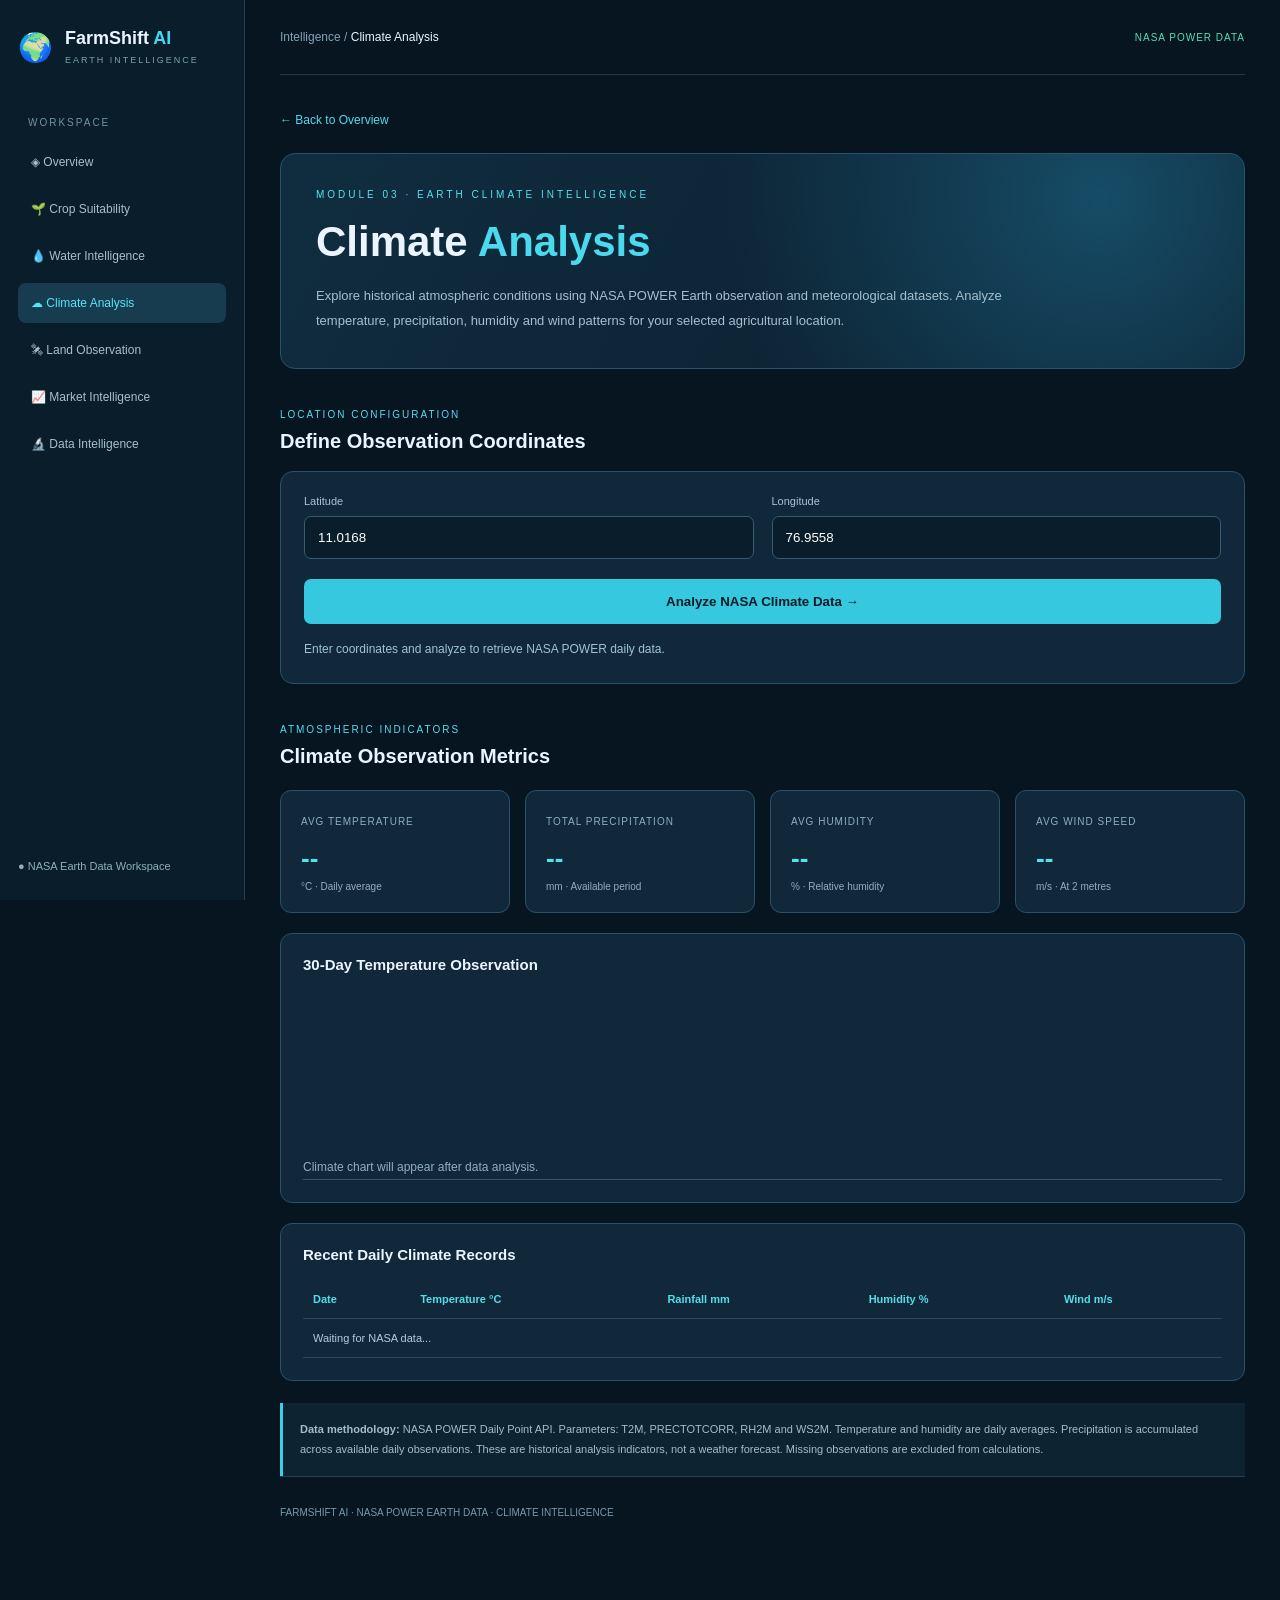
<file: templates/climate_analysis.html>
<!DOCTYPE html>
<html lang="en">
<head>
<meta charset="UTF-8">
<meta name="viewport" content="width=device-width, initial-scale=1.0">
<title>Climate Analysis | FarmShift AI</title>

<style>
* {
    margin: 0;
    padding: 0;
    box-sizing: border-box;
}

body {
    background: #071521;
    color: #eaf5ff;
    font-family: Arial, sans-serif;
    min-height: 100vh;
}

.app {
    display: flex;
    min-height: 100vh;
}

.sidebar {
    width: 245px;
    background: #0a1d2b;
    border-right: 1px solid #244052;
    padding: 28px 18px;
    position: fixed;
    inset: 0 auto 0 0;
    z-index: 10;
}

.brand {
    display: flex;
    align-items: center;
    gap: 12px;
    margin-bottom: 50px;
}

.brand-icon {
    font-size: 28px;
}

.brand h2 {
    font-size: 18px;
}

.brand h2 span {
    color: #42d8ef;
}

.brand small {
    font-size: 9px;
    color: #7d9eaf;
    letter-spacing: 2px;
}

.menu-label {
    color: #7194a8;
    font-size: 10px;
    letter-spacing: 2px;
    margin: 25px 10px 14px;
}

nav {
    display: grid;
    gap: 7px;
}

.nav-link {
    color: #a6bfce;
    padding: 13px;
    text-decoration: none;
    font-size: 12px;
    border-radius: 8px;
}

.nav-link:hover,
.nav-link.active {
    background: #173c50;
    color: #55e5f5;
}

.sidebar-bottom {
    position: absolute;
    bottom: 28px;
    color: #91adbc;
    font-size: 11px;
}

.main {
    margin-left: 245px;
    width: calc(100% - 245px);
    padding: 0 35px;
}

.topbar {
    height: 75px;
    display: flex;
    align-items: center;
    justify-content: space-between;
    border-bottom: 1px solid #1d394b;
}

.breadcrumb {
    font-size: 12px;
    color: #82a2b4;
}

.breadcrumb span {
    color: #eaf5ff;
}

.live {
    color: #51dfb0;
    font-size: 10px;
    letter-spacing: 1px;
}

.content {
    max-width: 1200px;
    margin: auto;
    padding: 35px 0 55px;
}

.back {
    color: #54d9ed;
    text-decoration: none;
    font-size: 12px;
}

.hero {
    margin-top: 25px;
    padding: 35px;
    border: 1px solid #28536b;
    border-radius: 15px;
    background:
      radial-gradient(circle at 85% 20%, #164c66, transparent 45%),
      linear-gradient(120deg, #102d40, #0b1d2c);
}

.eyebrow {
    color: #55e0ed;
    font-size: 10px;
    letter-spacing: 3px;
}

.hero h1 {
    font-size: clamp(27px, 4vw, 42px);
    margin: 18px 0;
}

.hero h1 span {
    color: #4bd9ee;
}

.hero p {
    color: #a4c0d0;
    font-size: 13px;
    line-height: 1.9;
    max-width: 700px;
}

.section-title {
    margin: 35px 0 18px;
}

.section-title small {
    color: #54dced;
    font-size: 10px;
    letter-spacing: 2px;
}

.section-title h2 {
    font-size: 20px;
    margin-top: 8px;
}

.input-panel {
    background: #10283a;
    border: 1px solid #28516a;
    border-radius: 13px;
    padding: 23px;
}

.input-grid {
    display: grid;
    grid-template-columns: repeat(2, 1fr);
    gap: 18px;
}

.field label {
    display: block;
    color: #a9c4d3;
    font-size: 11px;
    margin-bottom: 9px;
}

.field input {
    width: 100%;
    padding: 13px;
    border: 1px solid #355c70;
    border-radius: 7px;
    background: #091d2a;
    color: white;
    outline: none;
}

.field input:focus {
    border-color: #43d9ed;
}

.analyze-btn {
    width: 100%;
    margin-top: 20px;
    padding: 15px;
    border: 0;
    border-radius: 7px;
    background: #35c8df;
    color: #061b25;
    font-weight: bold;
    cursor: pointer;
}

.analyze-btn:disabled {
    opacity: .6;
    cursor: wait;
}

.status {
    margin-top: 15px;
    color: #9fc3d5;
    font-size: 12px;
    line-height: 1.7;
}

.metrics {
    display: grid;
    grid-template-columns: repeat(4, 1fr);
    gap: 15px;
    margin-top: 22px;
}

.metric-card {
    background: #10283a;
    border: 1px solid #28516a;
    padding: 20px;
    border-radius: 11px;
}

.metric-card small {
    color: #8caec1;
    font-size: 10px;
    letter-spacing: 1px;
}

.metric-card h3 {
    font-size: 26px;
    color: #55e0f0;
    margin: 14px 0 7px;
}

.metric-card p {
    color: #91afbf;
    font-size: 10px;
}

.data-panel {
    background: #10283a;
    border: 1px solid #28516a;
    border-radius: 12px;
    padding: 22px;
    margin-top: 20px;
}

.data-panel h3 {
    font-size: 15px;
    margin-bottom: 17px;
}

.chart {
    display: flex;
    align-items: end;
    gap: 7px;
    height: 190px;
    padding: 15px 0 5px;
    border-bottom: 1px solid #35566a;
}

.bar-item {
    flex: 1;
    min-width: 0;
    height: 100%;
    display: flex;
    flex-direction: column;
    justify-content: end;
    align-items: center;
    gap: 7px;
}

.bar {
    width: 65%;
    min-height: 2px;
    background: linear-gradient(to top, #1488ad, #53e2ed);
    border-radius: 5px 5px 0 0;
}

.bar-date {
    font-size: 8px;
    color: #9ab6c7;
}

.table-wrap {
    overflow-x: auto;
}

table {
    width: 100%;
    border-collapse: collapse;
    font-size: 11px;
    min-width: 480px;
}

th, td {
    padding: 13px 10px;
    text-align: left;
    border-bottom: 1px solid #29495b;
}

th {
    color: #54ddeb;
    font-weight: 600;
}

td {
    color: #b4cbd8;
}

.note {
    margin-top: 22px;
    padding: 17px;
    background: #0d2331;
    border-left: 3px solid #39d1e6;
    color: #a3bdca;
    font-size: 11px;
    line-height: 1.8;
}

footer {
    padding: 30px 0;
    border-top: 1px solid #244052;
    color: #7898aa;
    font-size: 10px;
}

@media(max-width:950px) {
    .metrics {
        grid-template-columns: repeat(2, 1fr);
    }
}

@media(max-width:700px) {
    .sidebar {
        display: none;
    }

    .main {
        margin-left: 0;
        width: 100%;
        padding: 0 16px;
    }

    .input-grid {
        grid-template-columns: 1fr;
    }

    .hero {
        padding: 25px;
    }
}

@media(max-width:420px) {
    .metrics {
        grid-template-columns: 1fr 1fr;
    }

    .metric-card {
        padding: 13px;
    }

    .metric-card h3 {
        font-size: 21px;
    }
}
</style>
</head>

<body>
<div class="app">

<aside class="sidebar">
    <div class="brand">
        <div class="brand-icon">🌍</div>
        <div>
            <h2>FarmShift <span>AI</span></h2>
            <small>EARTH INTELLIGENCE</small>
        </div>
    </div>

    <div class="menu-label">WORKSPACE</div>

    <nav>
        <a href="/" class="nav-link">◈ Overview</a>
        <a href="/crop-suitability" class="nav-link">🌱 Crop Suitability</a>
        <a href="/water-intelligence" class="nav-link">💧 Water Intelligence</a>
        <a href="/climate-analysis" class="nav-link active">☁ Climate Analysis</a>
        <a href="/land-observation" class="nav-link">🛰 Land Observation</a>
        <a href="/market-intelligence" class="nav-link">📈 Market Intelligence</a>
        <a href="/data-intelligence" class="nav-link">🔬 Data Intelligence</a>
    </nav>

    <div class="sidebar-bottom">● NASA Earth Data Workspace</div>
</aside>

<main class="main">

<header class="topbar">
    <div class="breadcrumb">
        Intelligence / <span>Climate Analysis</span>
    </div>
    <span class="live">NASA POWER DATA</span>
</header>

<div class="content">

<a href="/" class="back">← Back to Overview</a>

<section class="hero">
    <div class="eyebrow">MODULE 03 · EARTH CLIMATE INTELLIGENCE</div>
    <h1>Climate <span>Analysis</span></h1>
    <p>
        Explore historical atmospheric conditions using NASA POWER
        Earth observation and meteorological datasets. Analyze
        temperature, precipitation, humidity and wind patterns
        for your selected agricultural location.
    </p>
</section>

<div class="section-title">
    <small>LOCATION CONFIGURATION</small>
    <h2>Define Observation Coordinates</h2>
</div>

<section class="input-panel">
    <div class="input-grid">

        <div class="field">
            <label>Latitude</label>
            <input id="latitude" type="number" step="any"
                   value="11.0168" placeholder="Example: 11.0168">
        </div>

        <div class="field">
            <label>Longitude</label>
            <input id="longitude" type="number" step="any"
                   value="76.9558" placeholder="Example: 76.9558">
        </div>

    </div>

    <button class="analyze-btn" id="analyzeBtn" onclick="loadClimate()">
        Analyze NASA Climate Data →
    </button>

    <div class="status" id="status">
        Enter coordinates and analyze to retrieve NASA POWER daily data.
    </div>
</section>

<div class="section-title">
    <small>ATMOSPHERIC INDICATORS</small>
    <h2>Climate Observation Metrics</h2>
</div>

<section class="metrics">

    <div class="metric-card">
        <small>AVG TEMPERATURE</small>
        <h3 id="temperature">--</h3>
        <p>°C · Daily average</p>
    </div>

    <div class="metric-card">
        <small>TOTAL PRECIPITATION</small>
        <h3 id="rainfall">--</h3>
        <p>mm · Available period</p>
    </div>

    <div class="metric-card">
        <small>AVG HUMIDITY</small>
        <h3 id="humidity">--</h3>
        <p>% · Relative humidity</p>
    </div>

    <div class="metric-card">
        <small>AVG WIND SPEED</small>
        <h3 id="wind">--</h3>
        <p>m/s · At 2 metres</p>
    </div>

</section>

<section class="data-panel">
    <h3>30-Day Temperature Observation</h3>
    <div id="temperatureChart" class="chart">
        <p style="color:#91afbf;font-size:12px">
            Climate chart will appear after data analysis.
        </p>
    </div>
</section>

<section class="data-panel">
    <h3>Recent Daily Climate Records</h3>

    <div class="table-wrap">
        <table>
            <thead>
                <tr>
                    <th>Date</th>
                    <th>Temperature °C</th>
                    <th>Rainfall mm</th>
                    <th>Humidity %</th>
                    <th>Wind m/s</th>
                </tr>
            </thead>
            <tbody id="climateTable">
                <tr>
                    <td colspan="5">Waiting for NASA data...</td>
                </tr>
            </tbody>
        </table>
    </div>
</section>

<div class="note">
    <strong>Data methodology:</strong>
    NASA POWER Daily Point API. Parameters:
    T2M, PRECTOTCORR, RH2M and WS2M.
    Temperature and humidity are daily averages.
    Precipitation is accumulated across available daily observations.
    These are historical analysis indicators, not a weather forecast.
    Missing observations are excluded from calculations.
</div>

<footer>
    FARMSHIFT AI · NASA POWER EARTH DATA · CLIMATE INTELLIGENCE
</footer>

</div>
</main>
</div>

<script>
async function loadClimate() {

    const lat = Number(document.getElementById("latitude").value);
    const lon = Number(document.getElementById("longitude").value);

    const status = document.getElementById("status");
    const button = document.getElementById("analyzeBtn");

    if (!Number.isFinite(lat) || !Number.isFinite(lon) ||
        lat < -90 || lat > 90 || lon < -180 || lon > 180) {
        status.textContent = "Please enter valid latitude and longitude.";
        return;
    }

    button.disabled = true;
    status.textContent = "Connecting to NASA POWER satellite climate data...";

    try {
        const end = new Date();
        end.setUTCDate(end.getUTCDate() - 5);

        const start = new Date(end);
        start.setUTCDate(start.getUTCDate() - 29);

        const formatDate = date =>
            date.toISOString().slice(0, 10).replaceAll("-", "");

        const parameters = "T2M,PRECTOTCORR,RH2M,WS2M";

        const url =
            "https://power.larc.nasa.gov/api/temporal/daily/point" +
            "?parameters=" + parameters +
            "&community=AG" +
            "&longitude=" + encodeURIComponent(lon) +
            "&latitude=" + encodeURIComponent(lat) +
            "&start=" + formatDate(start) +
            "&end=" + formatDate(end) +
            "&format=JSON";

        const response = await fetch(url);

        if (!response.ok) {
            throw new Error("NASA POWER API returned HTTP " + response.status);
        }

        const json = await response.json();

        const data = json.properties.parameter;

        const temperature = data.T2M || {};
        const rainfall = data.PRECTOTCORR || {};
        const humidity = data.RH2M || {};
        const wind = data.WS2M || {};

        function validValues(object) {
            return Object.entries(object)
                .filter(([date, value]) =>
                    Number.isFinite(value) &&
                    value !== -999 &&
                    value !== -999.0
                );
        }

        const tempValues = validValues(temperature);
        const rainValues = validValues(rainfall);
        const humidityValues = validValues(humidity);
        const windValues = validValues(wind);

        if (!tempValues.length) {
            throw new Error("No valid temperature observations available.");
        }

        function average(values) {
            if (!values.length) return null;
            return values.reduce((sum, item) => sum + item[1], 0)
                / values.length;
        }

        function sum(values) {
            if (!values.length) return null;
            return values.reduce((total, item) => total + item[1], 0);
        }

        const avgTemp = average(tempValues);
        const totalRain = sum(rainValues);
        const avgHumidity = average(humidityValues);
        const avgWind = average(windValues);

        document.getElementById("temperature").textContent =
            avgTemp === null ? "--" : avgTemp.toFixed(1);

        document.getElementById("rainfall").textContent =
            totalRain === null ? "--" : totalRain.toFixed(1);

        document.getElementById("humidity").textContent =
            avgHumidity === null ? "--" : avgHumidity.toFixed(1);

        document.getElementById("wind").textContent =
            avgWind === null ? "--" : avgWind.toFixed(2);

        // Temperature chart: recent observations
        const chart = document.getElementById("temperatureChart");
        chart.innerHTML = "";

        const recent = tempValues.slice(-14);
        const maxTemp = Math.max(...recent.map(item => item[1]));
        const minTemp = Math.min(...recent.map(item => item[1]));
        const range = Math.max(maxTemp - minTemp, 1);

        recent.forEach(([date, value]) => {
            const item = document.createElement("div");
            item.className = "bar-item";

            const bar = document.createElement("div");
            bar.className = "bar";

            const height = 20 + ((value - minTemp) / range) * 75;
            bar.style.height = height + "%";
            bar.title = date + ": " + value.toFixed(1) + " °C";

            const label = document.createElement("span");
            label.className = "bar-date";
            label.textContent = date.slice(6, 8);

            item.appendChild(bar);
            item.appendChild(label);
            chart.appendChild(item);
        });

        // Recent daily records
        const table = document.getElementById("climateTable");
        table.innerHTML = "";

        const dates = Object.keys(temperature).sort().slice(-7).reverse();

        dates.forEach(date => {
            const row = document.createElement("tr");

            const values = [
                date.slice(0,4) + "-" + date.slice(4,6) + "-" + date.slice(6,8),
                temperature[date],
                rainfall[date],
                humidity[date],
                wind[date]
            ];

            values.forEach((value, index) => {
                const cell = document.createElement("td");

                if (index === 0) {
                    cell.textContent = value;
                } else if (
                    typeof value === "number" &&
                    Number.isFinite(value) &&
                    value !== -999
                ) {
                    cell.textContent = value.toFixed(2);
                } else {
                    cell.textContent = "Unavailable";
                }

                row.appendChild(cell);
            });

            table.appendChild(row);
        });

        status.textContent =
            "NASA POWER data loaded successfully. " +
            "Coordinates: " + lat + ", " + lon +
            ". Temperature observations: " + tempValues.length +
            ". Data period: " + formatDate(start) + " to " + formatDate(end) + ".";

    } catch (error) {
        status.textContent = "Climate data error: " + error.message;

        document.getElementById("temperature").textContent = "--";
        document.getElementById("rainfall").textContent = "--";
        document.getElementById("humidity").textContent = "--";
        document.getElementById("wind").textContent = "--";

        document.getElementById("temperatureChart").textContent =
            "NASA data unavailable. Please try again later.";

        document.getElementById("climateTable").innerHTML =
            '<tr><td colspan="5">NASA observations unavailable.</td></tr>';

    } finally {
        button.disabled = false;
    }
}
</script>

</body>
</html>
</file>
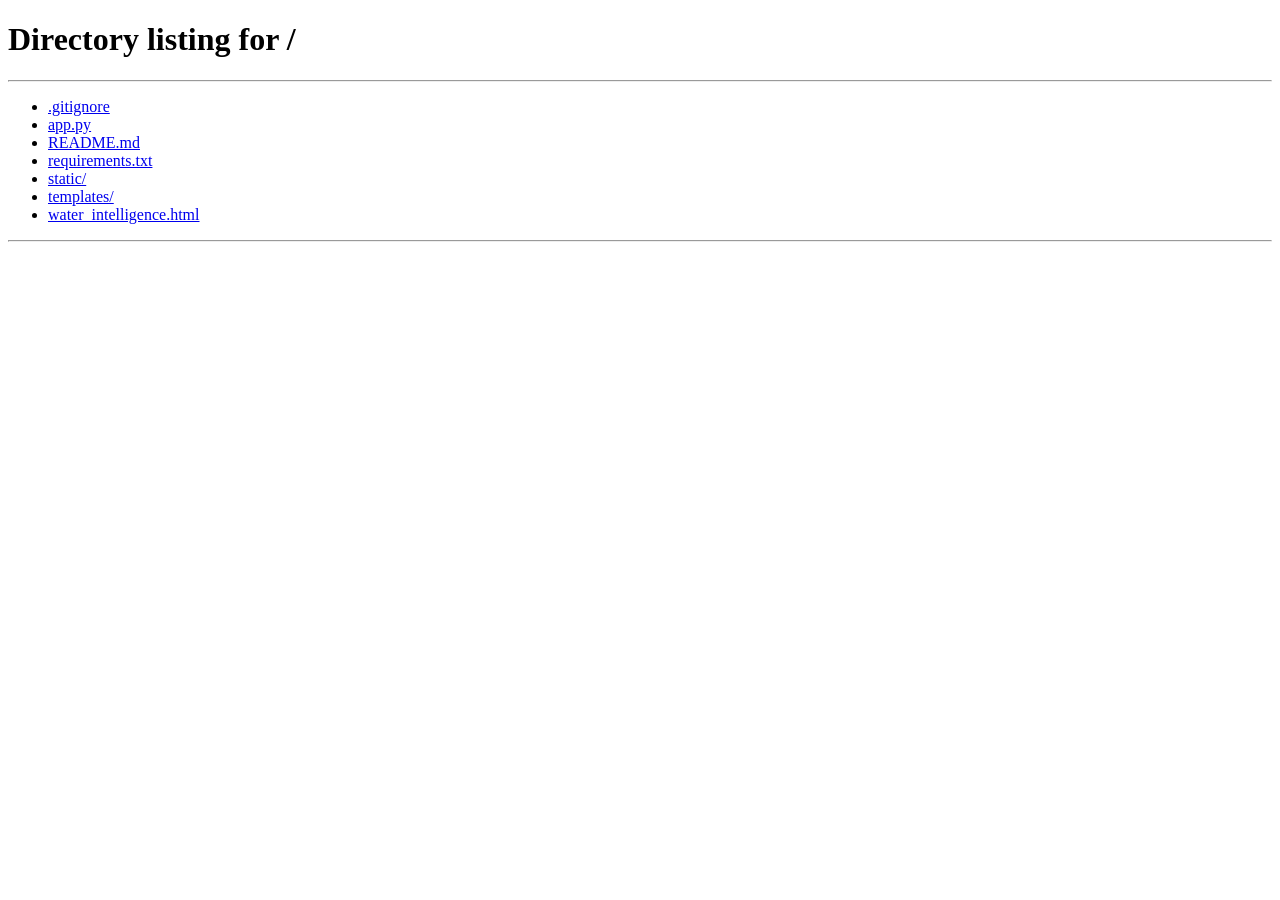
<file: templates/data_intelligence.html>
<!DOCTYPE html>
<html lang="en">
<head>
    <meta charset="UTF-8">
    <meta http-equiv="refresh" content="0; url=/#sources">
    <title>Data Intelligence | FarmShift AI</title>
</head>
<body>
    <p>Redirecting to Scientific Data Sources...</p>
    <a href="/#sources">Go to Scientific Data Sources</a>
</body>
</html>
</file>
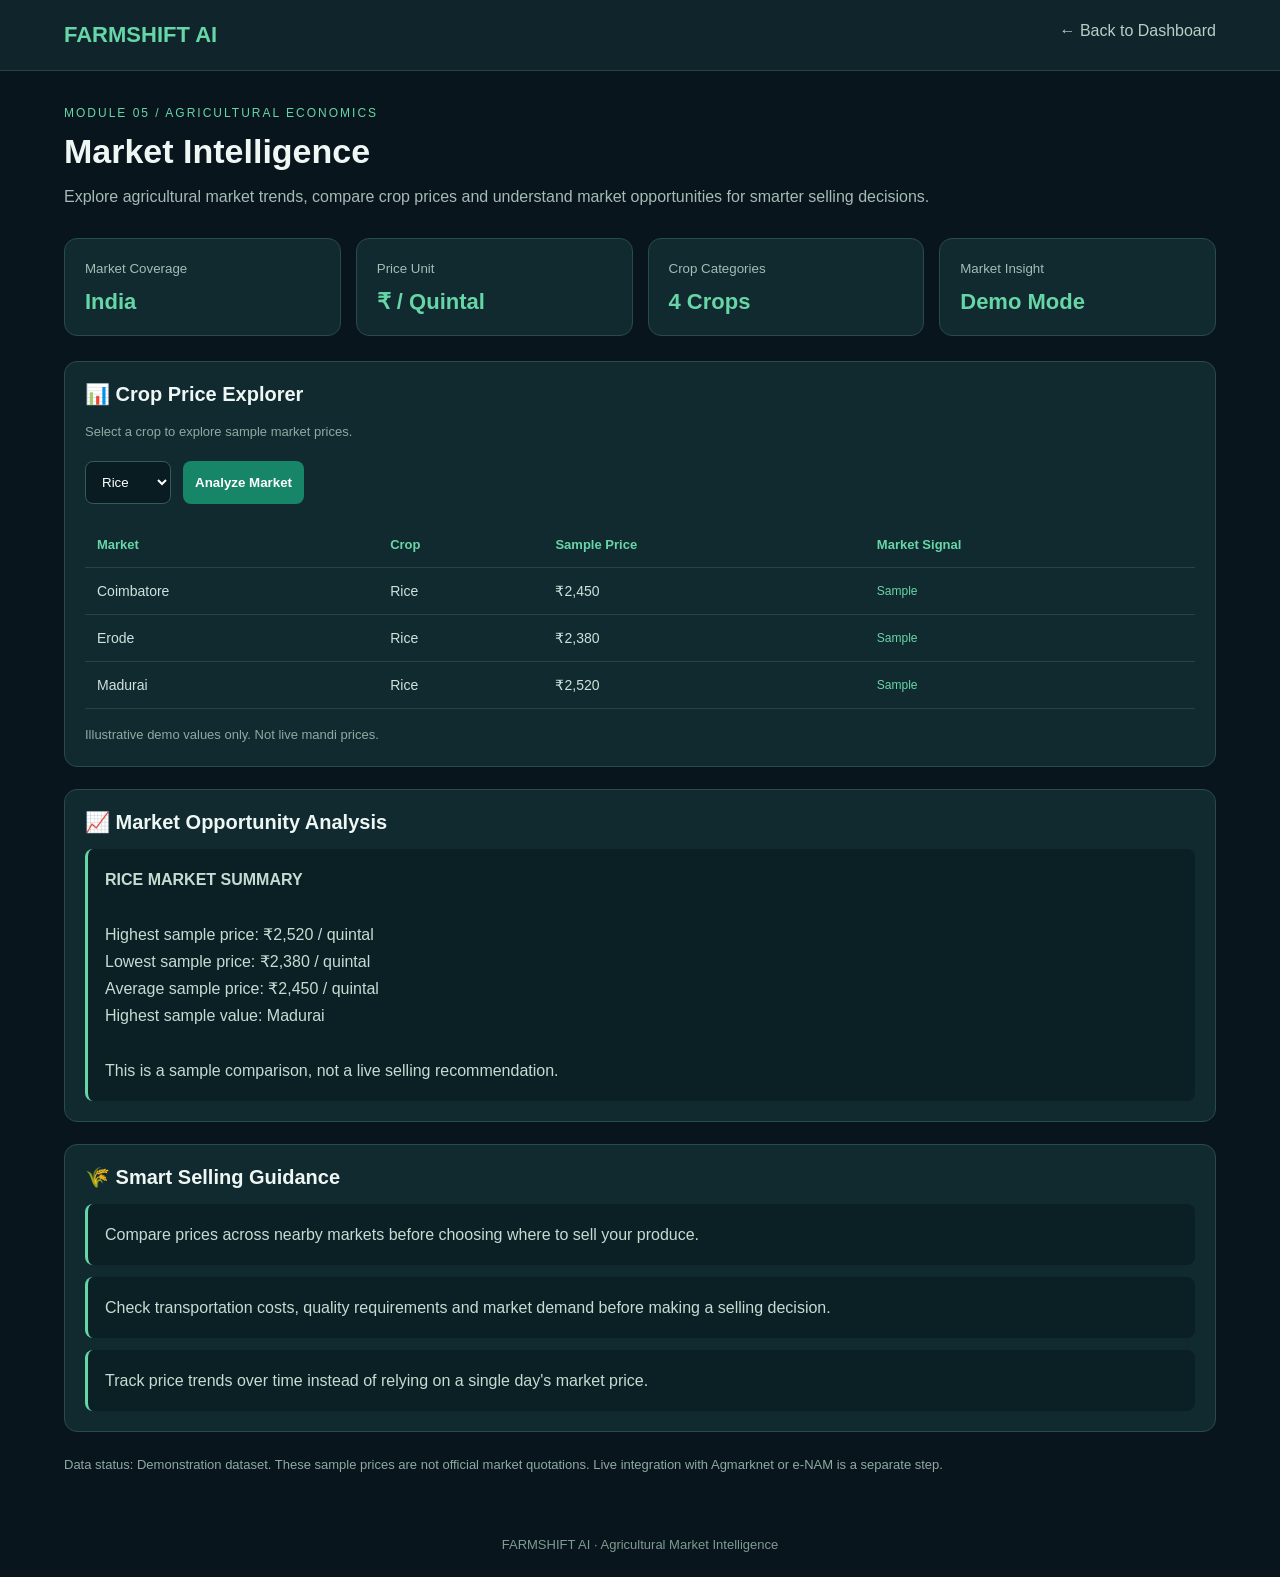
<file: templates/market_intelligence.html>
<!DOCTYPE html>
<html lang="en">
<head>
<meta charset="UTF-8">
<meta name="viewport" content="width=device-width, initial-scale=1.0">
<title>Market Intelligence | FarmShift AI</title>

<style>
* {
    margin: 0;
    padding: 0;
    box-sizing: border-box;
    font-family: Arial, sans-serif;
}

body {
    background: #08151c;
    color: #eef7f4;
}

header {
    padding: 22px 5%;
    background: #10252b;
    border-bottom: 1px solid #29443e;
    display: flex;
    justify-content: space-between;
    flex-wrap: wrap;
    gap: 12px;
}

.logo {
    color: #67d6a7;
    font-size: 22px;
    font-weight: bold;
}

header a {
    color: #b5d0c7;
    text-decoration: none;
}

.container {
    width: 90%;
    max-width: 1200px;
    margin: 35px auto;
}

.tag {
    color: #67d6a7;
    letter-spacing: 2px;
    font-size: 12px;
    margin-bottom: 12px;
}

h1 {
    font-size: 34px;
    margin-bottom: 12px;
}

.subtitle {
    color: #a5bbb5;
    line-height: 1.7;
    margin-bottom: 28px;
}

.cards {
    display: grid;
    grid-template-columns: repeat(auto-fit, minmax(200px, 1fr));
    gap: 15px;
    margin-bottom: 25px;
}

.card, .panel {
    background: #112a30;
    border: 1px solid #294b49;
    border-radius: 13px;
    padding: 20px;
}

.card small {
    color: #a5bbb5;
}

.card h2 {
    color: #67d6a7;
    margin-top: 12px;
    font-size: 22px;
}

.panel {
    margin-bottom: 22px;
}

.panel h2 {
    margin-bottom: 15px;
    font-size: 20px;
}

.controls {
    display: flex;
    flex-wrap: wrap;
    gap: 12px;
    margin: 18px 0;
}

select, button {
    padding: 12px;
    border-radius: 8px;
    border: 1px solid #355b56;
    background: #091c22;
    color: white;
}

button {
    background: #168568;
    border: none;
    cursor: pointer;
    font-weight: bold;
}

button:hover {
    background: #20a984;
}

table {
    width: 100%;
    border-collapse: collapse;
    margin-top: 15px;
}

th, td {
    padding: 15px 12px;
    text-align: left;
    border-bottom: 1px solid #29443e;
}

th {
    color: #67d6a7;
    font-size: 13px;
}

td {
    color: #d0e2dc;
    font-size: 14px;
}

.status {
    color: #67d6a7;
    font-size: 12px;
}

.note {
    color: #8fa9a1;
    font-size: 13px;
    line-height: 1.7;
    margin-top: 15px;
}

.insight {
    padding: 17px;
    background: #0b2025;
    border-left: 3px solid #67d6a7;
    border-radius: 8px;
    color: #c5dcd3;
    line-height: 1.7;
    margin-top: 12px;
}

footer {
    text-align: center;
    padding: 25px;
    color: #809a91;
    font-size: 13px;
}

@media(max-width:600px) {
    h1 { font-size: 27px; }
    .table-wrap { overflow-x: auto; }
}
</style>
</head>

<body>

<header>
    <div class="logo">FARMSHIFT AI</div>
    <a href="/">← Back to Dashboard</a>
</header>

<main class="container">

    <div class="tag">MODULE 05 / AGRICULTURAL ECONOMICS</div>

    <h1>Market Intelligence</h1>

    <p class="subtitle">
        Explore agricultural market trends, compare crop prices
        and understand market opportunities for smarter selling decisions.
    </p>

    <section class="cards">
        <div class="card">
            <small>Market Coverage</small>
            <h2>India</h2>
        </div>

        <div class="card">
            <small>Price Unit</small>
            <h2>₹ / Quintal</h2>
        </div>

        <div class="card">
            <small>Crop Categories</small>
            <h2>4 Crops</h2>
        </div>

        <div class="card">
            <small>Market Insight</small>
            <h2>Demo Mode</h2>
        </div>
    </section>

    <section class="panel">
        <h2>📊 Crop Price Explorer</h2>

        <p class="note">
            Select a crop to explore sample market prices.
        </p>

        <div class="controls">
            <select id="cropSelect" onchange="showCrop()">
                <option value="rice">Rice</option>
                <option value="wheat">Wheat</option>
                <option value="cotton">Cotton</option>
                <option value="maize">Maize</option>
            </select>

            <button onclick="showCrop()">Analyze Market</button>
        </div>

        <div class="table-wrap">
            <table>
                <thead>
                    <tr>
                        <th>Market</th>
                        <th>Crop</th>
                        <th>Sample Price</th>
                        <th>Market Signal</th>
                    </tr>
                </thead>

                <tbody id="priceTable"></tbody>
            </table>
        </div>

        <p class="note" id="priceNote">
            Illustrative demo values only. Not live mandi prices.
        </p>
    </section>

    <section class="panel">
        <h2>📈 Market Opportunity Analysis</h2>

        <div class="insight" id="insight">
            Select a crop to view its sample market comparison.
        </div>
    </section>

    <section class="panel">
        <h2>🌾 Smart Selling Guidance</h2>

        <div class="insight">
            Compare prices across nearby markets before choosing
            where to sell your produce.
        </div>

        <div class="insight">
            Check transportation costs, quality requirements and
            market demand before making a selling decision.
        </div>

        <div class="insight">
            Track price trends over time instead of relying on
            a single day's market price.
        </div>
    </section>

    <p class="note">
        Data status: Demonstration dataset.
        These sample prices are not official market quotations.
        Live integration with Agmarknet or e-NAM is a separate step.
    </p>

</main>

<footer>
    FARMSHIFT AI · Agricultural Market Intelligence
</footer>

<script>
const marketData = {
    rice: [
        {market:"Coimbatore", price:2450, signal:"Sample"},
        {market:"Erode", price:2380, signal:"Sample"},
        {market:"Madurai", price:2520, signal:"Sample"}
    ],

    wheat: [
        {market:"Coimbatore", price:2650, signal:"Sample"},
        {market:"Erode", price:2580, signal:"Sample"},
        {market:"Madurai", price:2700, signal:"Sample"}
    ],

    cotton: [
        {market:"Coimbatore", price:7200, signal:"Sample"},
        {market:"Erode", price:7450, signal:"Sample"},
        {market:"Madurai", price:7100, signal:"Sample"}
    ],

    maize: [
        {market:"Coimbatore", price:2200, signal:"Sample"},
        {market:"Erode", price:2300, signal:"Sample"},
        {market:"Madurai", price:2150, signal:"Sample"}
    ]
};

function showCrop() {
    const crop = document.getElementById("cropSelect").value;
    const records = marketData[crop];

    const table = document.getElementById("priceTable");

    table.innerHTML = records.map(item => `
        <tr>
            <td>${item.market}</td>
            <td>${crop.charAt(0).toUpperCase() + crop.slice(1)}</td>
            <td>₹${item.price.toLocaleString("en-IN")}</td>
            <td class="status">${item.signal}</td>
        </tr>
    `).join("");

    const prices = records.map(item => item.price);
    const highest = Math.max(...prices);
    const lowest = Math.min(...prices);
    const average = Math.round(
        prices.reduce((sum, value) => sum + value, 0) / prices.length
    );

    const best = records.find(item => item.price === highest);

    document.getElementById("insight").innerHTML = `
        <strong>${crop.toUpperCase()} MARKET SUMMARY</strong><br><br>
        Highest sample price: ₹${highest.toLocaleString("en-IN")} / quintal<br>
        Lowest sample price: ₹${lowest.toLocaleString("en-IN")} / quintal<br>
        Average sample price: ₹${average.toLocaleString("en-IN")} / quintal<br>
        Highest sample value: ${best.market}<br><br>
        This is a sample comparison, not a live selling recommendation.
    `;
}

showCrop();
</script>

</body>
</html>
</file>
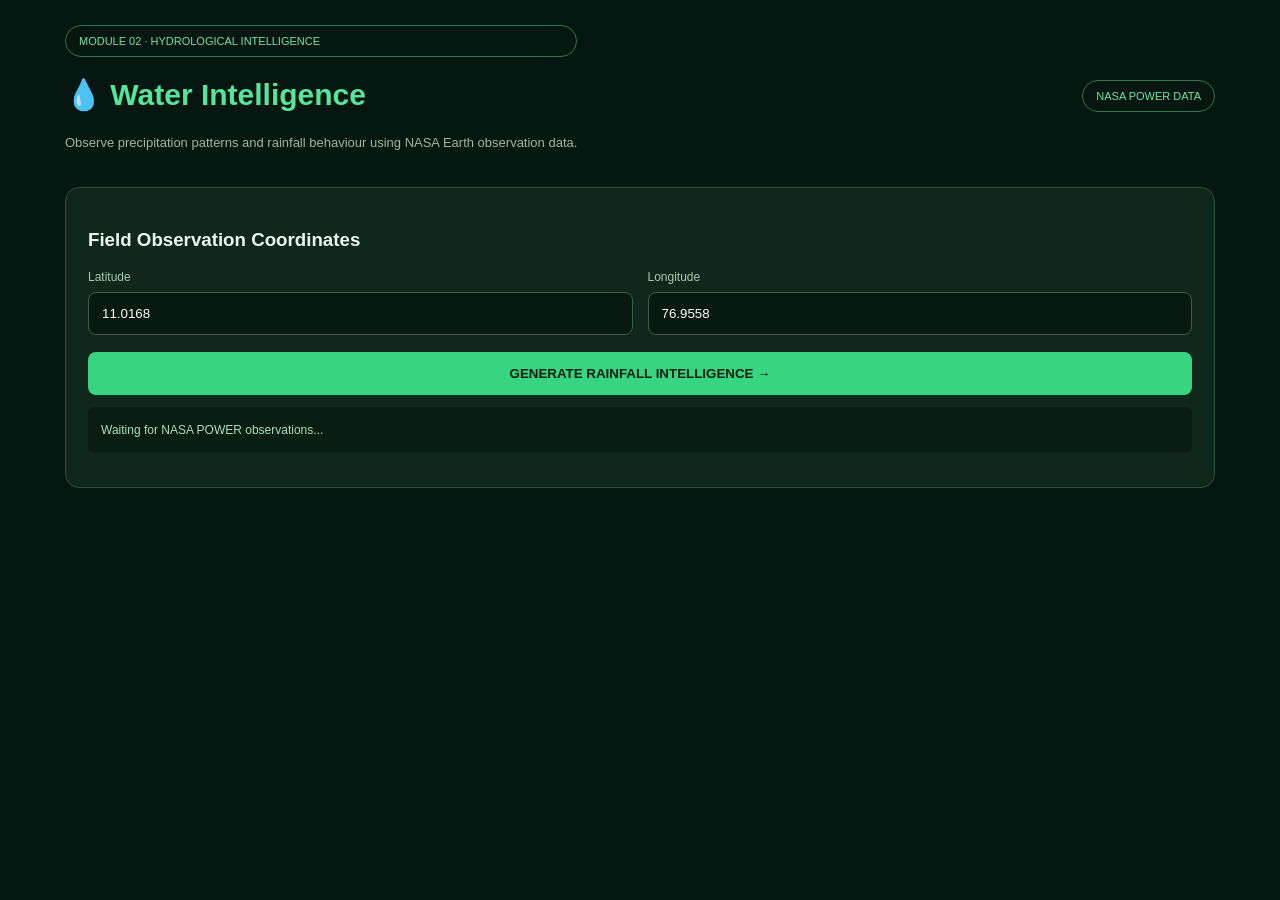
<file: templates/water_intelligence.html>
<!DOCTYPE html>
<html lang="en">
<head>
<meta charset="UTF-8">
<meta name="viewport" content="width=device-width,initial-scale=1">
<title>Water Intelligence | FarmShift AI</title>

<style>
*{box-sizing:border-box}
body{
margin:0;background:#061711;color:#e9f8ef;
font-family:Arial,sans-serif;padding:25px
}
main{max-width:1150px;margin:auto}
header{
display:flex;justify-content:space-between;
align-items:center;flex-wrap:wrap;gap:15px
}
h1{color:#55e69a;font-size:30px}
.subtitle{color:#9bb9a5;line-height:1.7;font-size:13px}
.tag{
border:1px solid #32754c;padding:9px 13px;
border-radius:20px;color:#70e6a5;font-size:11px
}
.panel{
background:#10271b;border:1px solid #28553a;
padding:22px;border-radius:14px;margin:20px 0
}
.inputs{
display:grid;grid-template-columns:1fr 1fr;
gap:15px
}
label{display:block;color:#a9c9b3;font-size:12px;margin-bottom:8px}
input{
width:100%;padding:13px;background:#071910;
border:1px solid #376248;color:white;border-radius:8px
}
button{
margin-top:17px;width:100%;padding:14px;
background:#37d482;color:#062013;
border:0;border-radius:8px;font-weight:bold;
cursor:pointer
}
button:disabled{opacity:.6;cursor:wait}
.metrics{
display:grid;grid-template-columns:repeat(3,1fr);
gap:14px;margin:20px 0
}
.metric{
background:#10271b;border:1px solid #28553a;
padding:20px;border-radius:12px
}
.metric small{color:#91b49c;font-size:10px;letter-spacing:1px}
.metric h2{font-size:27px;color:#60e8a0;margin:13px 0}
.metric p{color:#9bb9a5;font-size:11px}
.chart{
height:220px;display:flex;align-items:flex-end;
gap:4px;padding:20px 5px 5px;
border-bottom:1px solid #376248;
overflow:hidden
}
.bar-wrap{
flex:1;min-width:3px;height:100%;
display:flex;align-items:flex-end;
position:relative
}
.bar{
width:100%;min-height:2px;
background:linear-gradient(0deg,#168b58,#64e8a0);
border-radius:4px 4px 0 0
}
.bar:hover{background:#a0ffd0}
.legend{
display:flex;justify-content:space-between;
color:#91b49c;font-size:10px;margin-top:10px
}
.status{
padding:13px;background:#0a1d12;
border-radius:8px;color:#a9dfbd;
font-size:12px;line-height:1.7
}
.note{
border-left:3px solid #47d98a;
padding:14px;background:#0b1e13;
color:#9bb9a5;font-size:11px;line-height:1.8
}
.hidden{display:none}
@media(max-width:650px){
body{padding:14px}
.metrics{grid-template-columns:1fr}
.inputs{grid-template-columns:1fr}
h1{font-size:24px}
}
</style>
</head>

<body>
<main>

<header>
<div>
<div class="tag">MODULE 02 · HYDROLOGICAL INTELLIGENCE</div>
<h1>💧 Water Intelligence</h1>
<p class="subtitle">
Observe precipitation patterns and rainfall behaviour
using NASA Earth observation data.
</p>
</div>
<div class="tag">NASA POWER DATA</div>
</header>

<section class="panel">
<h3>Field Observation Coordinates</h3>

<div class="inputs">
<div>
<label>Latitude</label>
<input id="lat" type="number" step="any" value="11.0168">
</div>
<div>
<label>Longitude</label>
<input id="lon" type="number" step="any" value="76.9558">
</div>
</div>

<button id="analyzeBtn" onclick="loadWater()">
GENERATE RAINFALL INTELLIGENCE →
</button>

<p id="status" class="status">
Waiting for NASA POWER observations...
</p>
</section>

<div id="dashboard" class="hidden">

<div class="metrics">
<div class="metric">
<small>30-DAY ACCUMULATION</small>
<h2 id="total">--</h2>
<p>Total precipitation (mm)</p>
</div>

<div class="metric">
<small>DAILY AVERAGE</small>
<h2 id="average">--</h2>
<p>Precipitation (mm/day)</p>
</div>

<div class="metric">
<small>RAINY DAYS</small>
<h2 id="rainy">--</h2>
<p>Days with precipitation above 0 mm</p>
</div>

<div class="metric">
<small>DRY DAYS</small>
<h2 id="dry">--</h2>
<p>Days with zero precipitation</p>
</div>

<div class="metric">
<small>PEAK DAILY RAINFALL</small>
<h2 id="peak">--</h2>
<p>Highest daily precipitation (mm)</p>
</div>

<div class="metric">
<small>VALID OBSERVATIONS</small>
<h2 id="valid">--</h2>
<p>Available daily records</p>
</div>
</div>

<section class="panel">
<h3>Daily Precipitation Pattern</h3>
<p class="subtitle">
Daily rainfall distribution across the selected 30-day observation period.
</p>

<div id="chart" class="chart"></div>

<div class="legend">
<span id="chartStart">Start date</span>
<span id="chartEnd">End date</span>
</div>
</section>

<section class="panel">
<h3>Rainfall Intelligence</h3>
<p id="rainfallInsight" class="status"></p>
<p id="period" class="subtitle"></p>
</section>

<div class="note">
<strong>Scientific data note:</strong>
Source: NASA POWER, parameter PRECTOTCORR.
This dashboard displays available daily precipitation observations.
Rainfall is not the same as groundwater availability or soil moisture.
NASA SMAP soil moisture integration is a separate development step.
</div>

</div>
</main>

<script>
async function loadWater(){

const lat=Number(document.getElementById("lat").value);
const lon=Number(document.getElementById("lon").value);

const status=document.getElementById("status");
const dashboard=document.getElementById("dashboard");
const button=document.getElementById("analyzeBtn");

if(!Number.isFinite(lat)||!Number.isFinite(lon)||
lat < -90||lat > 90||lon < -180||lon > 180){
status.textContent="Please enter valid latitude and longitude.";
return;
}

button.disabled=true;
status.textContent="Retrieving daily observations from NASA POWER...";
dashboard.classList.add("hidden");

try{

const end=new Date();
end.setUTCDate(end.getUTCDate()-5);

const start=new Date(end);
start.setUTCDate(start.getUTCDate()-29);

const fmt=d=>d.toISOString().slice(0,10).replaceAll("-","");

const url=new URL(
"https://power.larc.nasa.gov/api/temporal/daily/point"
);

url.search=new URLSearchParams({
parameters:"PRECTOTCORR",
community:"AG",
longitude:lon,
latitude:lat,
start:fmt(start),
end:fmt(end),
format:"JSON"
});

const response=await fetch(url);

if(!response.ok){
throw new Error("NASA POWER returned HTTP "+response.status);
}

const json=await response.json();

const records=json.properties.parameter.PRECTOTCORR;

const entries=Object.entries(records)
.map(([date,value])=>({date,value:Number(value)}))
.filter(item=>Number.isFinite(item.value)&&item.value>=0);

if(!entries.length){
throw new Error("No valid precipitation observations found.");
}

const values=entries.map(item=>item.value);

const total=values.reduce((a,b)=>a+b,0);
const average=total/values.length;
const rainy=values.filter(v=>v>0).length;
const dry=values.filter(v=>v===0).length;
const peak=Math.max(...values);
const peakRecord=entries.find(item=>item.value===peak);

document.getElementById("total").textContent=total.toFixed(2)+" mm";
document.getElementById("average").textContent=average.toFixed(2);
document.getElementById("rainy").textContent=rainy;
document.getElementById("dry").textContent=dry;
document.getElementById("peak").textContent=peak.toFixed(2)+" mm";
document.getElementById("valid").textContent=entries.length;

const chart=document.getElementById("chart");
chart.innerHTML="";

const maxValue=Math.max(peak,1);

entries.forEach(item=>{
const wrap=document.createElement("div");
wrap.className="bar-wrap";
wrap.title=item.date+": "+item.value.toFixed(2)+" mm";

const bar=document.createElement("div");
bar.className="bar";
bar.style.height=Math.max(2,(item.value/maxValue)*100)+"%";

wrap.appendChild(bar);
chart.appendChild(wrap);
});

document.getElementById("chartStart").textContent=entries[0].date;
document.getElementById("chartEnd").textContent=entries[entries.length-1].date;

document.getElementById("rainfallInsight").textContent=
"Peak rainfall: "+peak.toFixed(2)+" mm on "+
peakRecord.date+". "+
rainy+" rainy days and "+dry+
" zero-precipitation days were found in "+
entries.length+" valid observations.";

document.getElementById("period").textContent=
"Observation period: "+entries[0].date+
" to "+entries[entries.length-1].date+
" | Coordinates: "+lat+", "+lon;

dashboard.classList.remove("hidden");
status.textContent="NASA POWER observations retrieved successfully.";

}catch(error){

status.textContent="Data retrieval failed: "+error.message;

}finally{
button.disabled=false;
}
}
</script>

</body>
</html>
</file>
